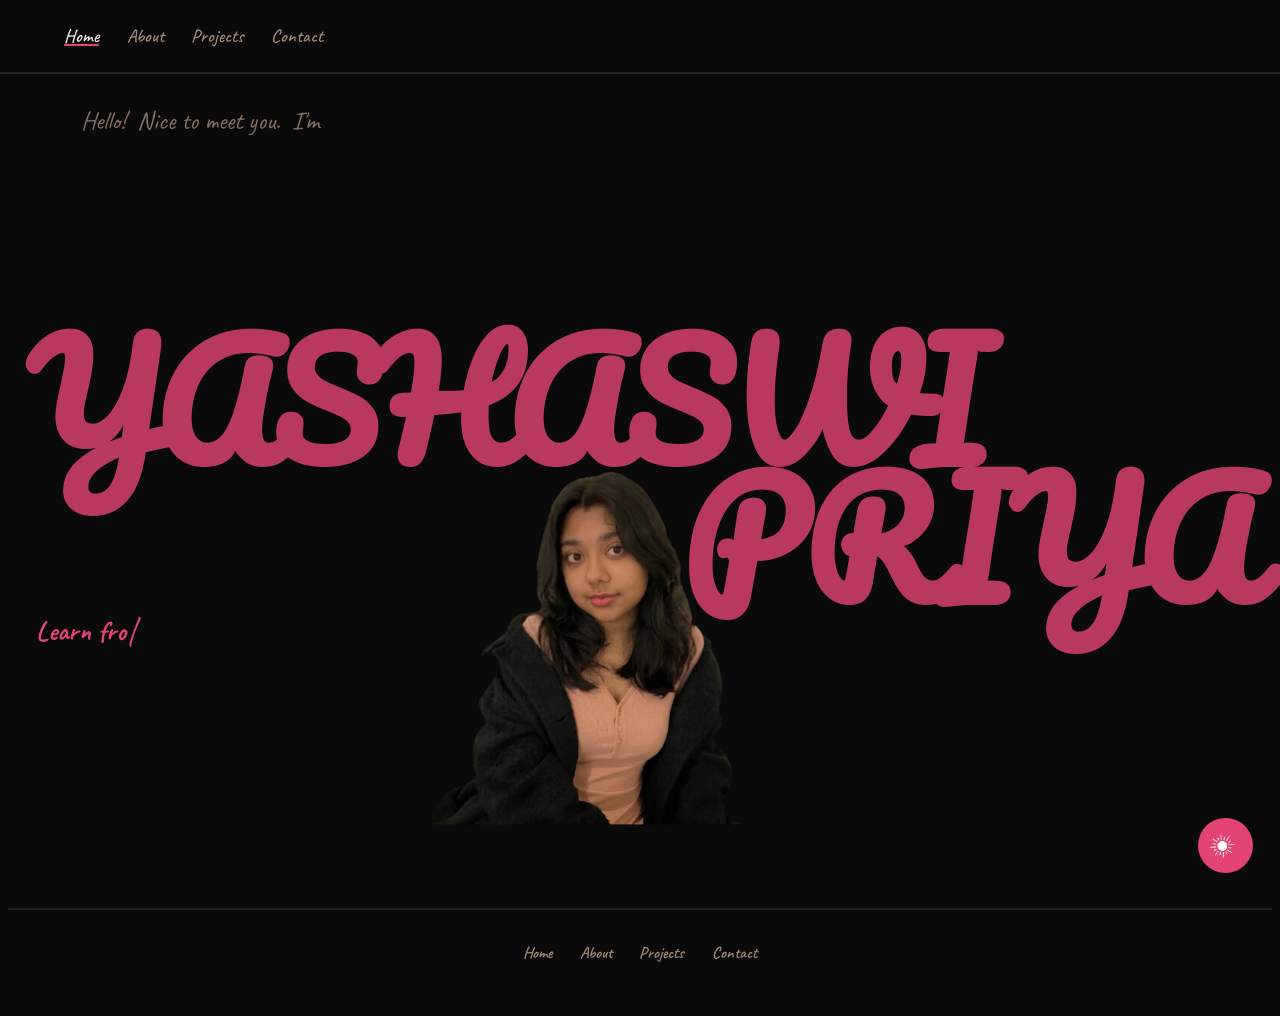
<file: index.html>
<!DOCTYPE html>
<html lang="en">

<head>
    <meta charset="UTF-8">
    <meta name="viewport" content="width=device-width, initial-scale=1.0">
    <title>Portfolio-Home-Yashaswi</title>
    <link rel="stylesheet" href="styles.css">
    <!-- linking the css stylesheet -->
    <link rel="stylesheet" href="https://fonts.googleapis.com/css2?family=Caveat:wght@400;600&family=Pacifico&family=Google+Sans+Flex:wght@100..900&display=swap">
    <!-- Google fonts used. Need for each font(explain typography: explained in Readme) -->
</head>

<body>
<!--  Navbar hidden in mibile view using @media. Replaced with hambrger for mobile view-->
    <!-- active used to underline the currently opened page -->
    <header class="navbar" id="navbar">
        <nav class="pages" id="pages">
            <a href="home.html" class="active">Home</a>
            <a href="about.html">About</a>
            <a href="projects.html">Projects</a>
            <a href="contact.html">Contact</a>
        </nav>
        <!-- Hamburger instead of navbar for mobile view. Opening it shows drop down of pages on mobile using mobile_menu id and open_mobile() in js -->
        <div class="for_mobile">
            <button class="hamburger" id="hamburger" aria-label="Mobile menu">
                <!-- for the dropdown menu for mobile ease -->
                <span></span>
                <span></span>
                <span></span>
            </button>
        </div>
    </header>
    <!--  Hamburger leads to dropdown of pages(.open class used) onclick calls close_mobile() (defined in main.js) to close dropdown. So if u click  home, it opens home.html WHILE closing dropdown menu-->
    <nav class="mobile_menu" id="mobile_menu">
        <a href="home.html" class="active" onclick="close_mobile()">Home</a>
        <a href="about.html" onclick="close_mobile()">About</a>
        <a href="projects.html" onclick="close_mobile()">Projects</a>
        <a href="contact.html" onclick="close_mobile()">Contact</a>
    </nav>

    <!-- MAIN -->
    <main class="padded">
        <div class="fill">
           <pre> <span class="intro" >Hello!  Nice to meet you.  I'm</span> </pre>
            <div class="name_home">
                <span class="Yashaswi">YASHASWI</span>
                <!-- First and last name in diff classes cuz I want an animation that has Yashaswi enter from left and Priya eter frim Right. -->
                <span class="Priya">PRIYA</span>
            </div>
            <div class="home_page_pic">
                <img src="final_1st.PNG" alt="Hello! I'm Yashaswi">
            </div>
            <div class="quote">
                <p class="typed">
                    <!-- For Part B, typed omponent needss to be added. Addded in type_change() in main.js-->
                    <span class="typed_padding" >
                        <span id="cursor_text" aria-live="off"></span> 
                        <span class="cursor" aria-hidden="true">|</span> 

                        
                       <!-- off as no need to announce this as typed quote isnt very imp for the page -->
                    </span>
                </p>
            </div>

        </div>

    </main>

    <!-- same as home.html. Since PART A 1 asked for a scroll - triggered section, scroll_to_view() in main.js enables fade_to_view which has opacity as 0% while in_voew when enabled puts opacity to 100% -->
    <footer class="foot">
        <div class="fade_to_view">
        <div class="f_links" >

            <a href="home.html" >Home</a>
            <a href="about.html">About</a>
            <a href="projects.html">Projects</a>
            <a href="contact.html">Contact</a>
        </div>
        </div>
    </footer>
    <!-- #moon is hidden by default. So u see moon image (moon.png) clicking which leads to dark mode. This enables #moon as block and puts#sun to none. So it shows sun.png and hides moon.png.
    :root has var for light mode. theme_change() enables ,dark which ha alternate var for night mode-->
    <button aria-label="Light to Dark mode and vice versa" class="theme" id="theme">
        <img src="sun.PNG" alt="light" id="sun">
        <img src="moon.PNG" alt="dark" id="moon">
    </button>
    <!-- for all animations, main.js used (theme toggle, hamburger dropdow, scrolling, typed text) -->
    <script src="main.js"></script>
</body>

</html>
</file>
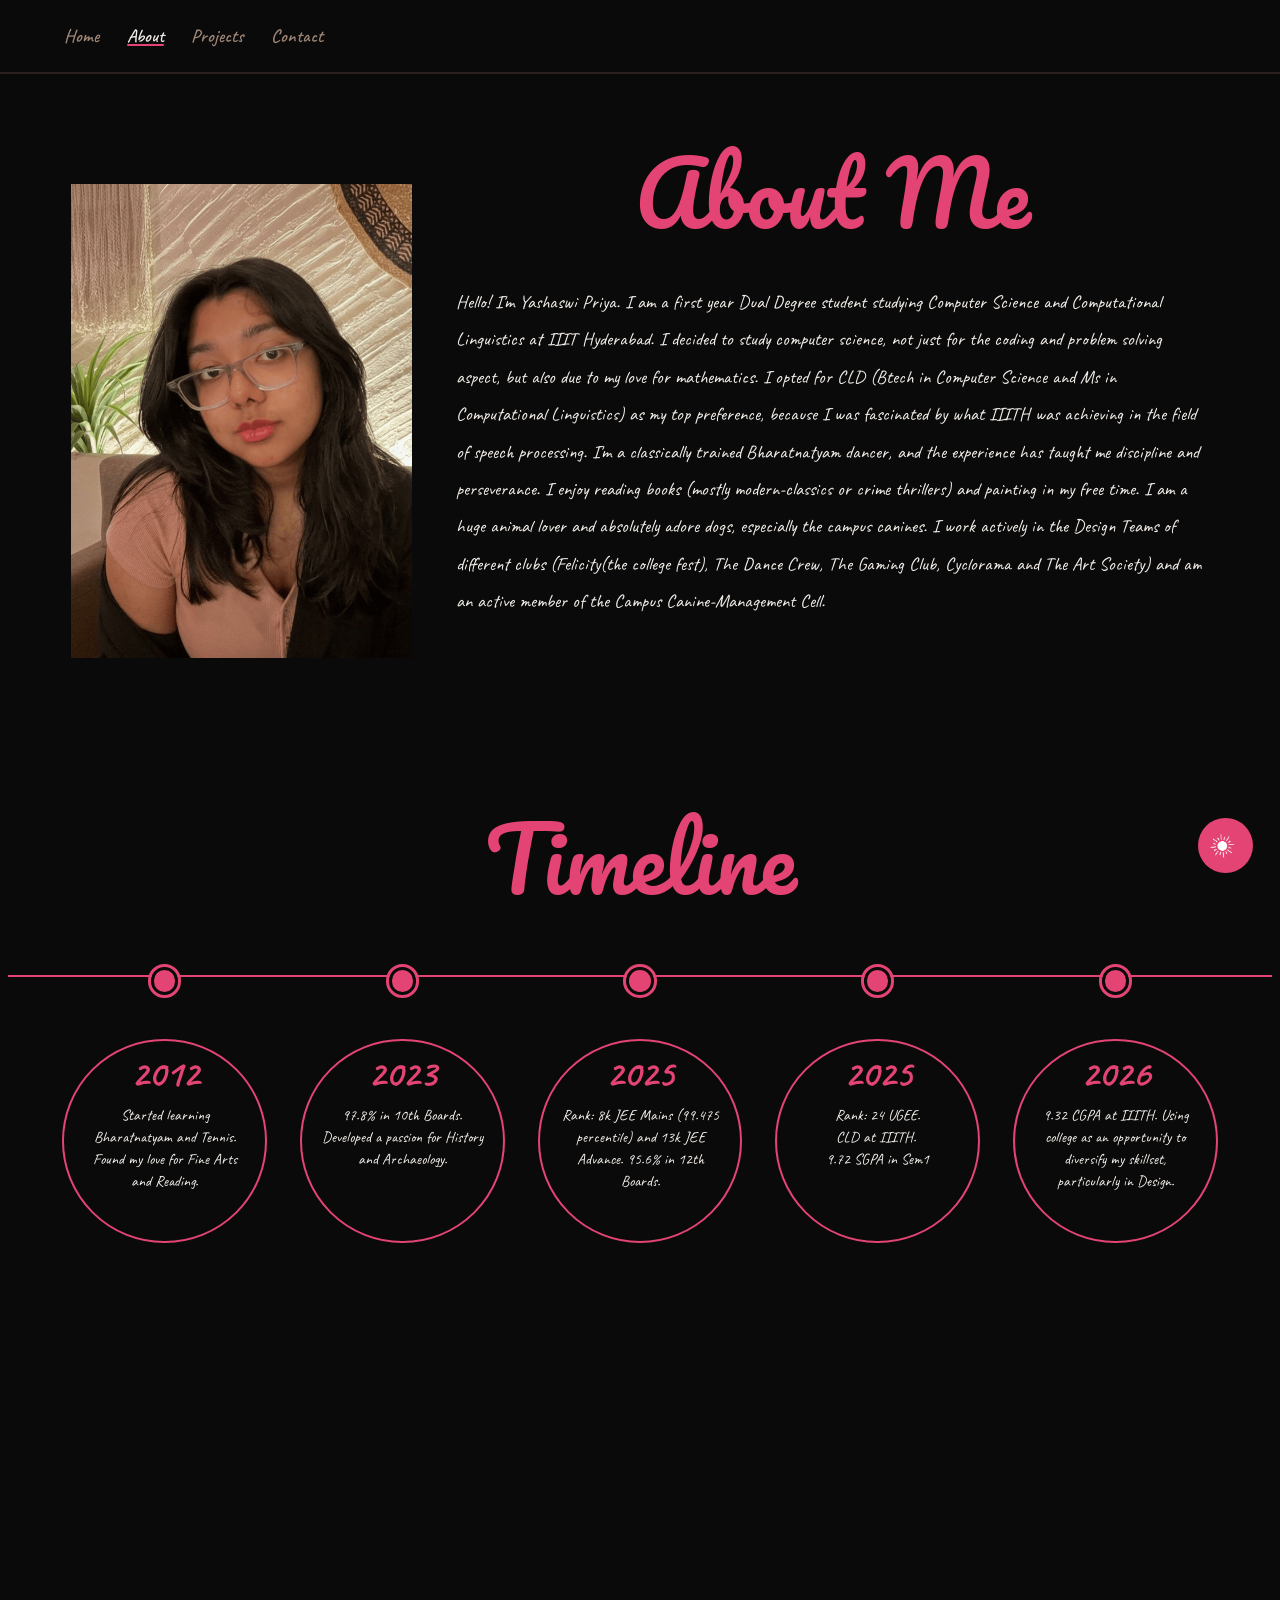
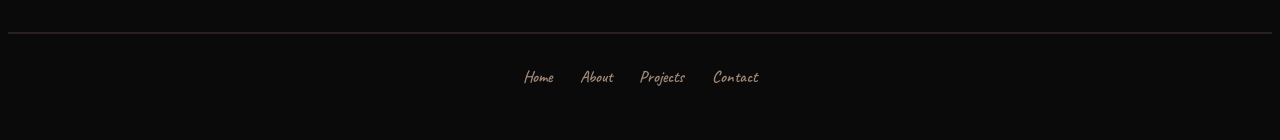
<file: about.html>
<!DOCTYPE html>
<html lang="en">

<head>
    <meta charset="UTF-8">
    <meta name="viewport" content="width=device-width, initial-scale=1.0">
    <title>Portfolio-About-Yashaswi</title>
    <link rel="stylesheet" href="styles.css">
    <!-- linking the css stylesheet -->
    <link rel="stylesheet"
        href="https://fonts.googleapis.com/css2?family=Caveat:wght@400;600&family=Pacifico&family=Google+Sans+Flex:wght@100..900&display=swap">
    <!-- Google fonts used. Need for each font(explain typography: explained in Readme) -->
</head>

<body>

    <!-- Same as home.html. Navbar hidden in mibile view using @media. Replaced with hambrger for mobile view-->
    <!-- active used to underline the currently opened page -->
    <header class="navbar" id="navbar">
        <nav class="pages" id="pages">
            <a href="home.html">Home</a>
            <a href="about.html" class="active">About</a>
            <a href="projects.html">Projects</a>
            <a href="contact.html">Contact</a>
        </nav>
        <!-- Hamburger instead of navbar for mobile view. Opening it shows drop down of pages on mobile using mobile_menu id and open_mobile() in js -->
        <div class="for_mobile">
            <button class="hamburger" id="hamburger" aria-label="Mobile menu">
                <!-- for the dropdown menu for mobile ease -->
                <span></span>
                <span></span>
                <span></span>
            </button>
        </div>
    </header>
    <!-- same as home.html. Hamburger leads to dropdown of pages(.open class used) onclick calls close_mobile() (defined in main.js) to close dropdown. So if u click  home, it opens home.html WHILE closing dropdown menu-->
    <nav class="mobile_menu" id="mobile_menu">
        <a href="home.html" onclick="close_mobile()">Home</a>
        <a href="about.html" class="active" onclick="close_mobile()">About</a>
        <a href="projects.html" onclick="close_mobile()">Projects</a>
        <a href="contact.html" onclick="close_mobile()">Contact</a>
    </nav>

    <!-- MAIN -->
    <!-- about me para -->

    <main class="padded">
        <div class="mssg_me">

            <div class="about">
                <div class="image_about">
                    <img src="images/pfp.jpg" alt="Hello! I'm Yashaswi">
                </div>
                <div class="stuff_about"><span class="Contact">About Me</span>
                    <p class="about_me">Hello! I'm Yashaswi Priya. I am a first year Dual Degree student studying
                        Computer Science and Computational Linguistics at IIIT Hyderabad. I decided to study computer science, not just
                        for the coding and problem solving aspect, but also due to my love for mathematics. I opted for CLD (Btech in Computer Science and Ms in Computational Linguistics)
                        as my top preference, because I was fascinated by what IIITH was achieving in
                        the field of speech processing. 
                        I'm a classically trained Bharatnatyam dancer, and the experience has taught me discipline and perseverance.
                        I enjoy reading books (mostly modern-classics or crime thrillers) and painting in my free time.
                        I am a huge animal lover and absolutely adore dogs, especially the campus canines.
                        I work actively in the Design Teams of different clubs (Felicity(the college fest), The Dance Crew, The Gaming Club, Cyclorama and The Art Society) and am an active member of the Campus Canine-Management Cell.
                </p>
                </div>
            </div>
            <br><br><br>
            <div class="fade_to_view">
                <span class="Timeline">Timeline</span>
            </div>
        </div>

        <!-- interactive timeline -->
        <div class="fade_to_view">
            <div class="timeline_2" aria-label="Timeline of Milestones">
                <hr class="line">
                
                <div class="event">
                    <div class="pointer"></div>
                    <div class="details" aria-label="Bharatnatyam, Tennis and Painting">
                        2012
                        <p>Started learning Bharatnatyam and Tennis. Found my love for Fine Arts and Reading.</p>
                    </div>
                </div>
                <!-- <div class="event">
                    <div class="pointer"></div>
                    <div class="details">
                        2014
                        <p>Shifted from Bihar to Bombay. A new city meant new </p>
                    </div>
                </div> -->
                <div class="event">
                    <div class="pointer"></div>
                    <div class="details" aria-label="10th Boards">
                        2023
                        <p>97.8% in 10th Boards. Developed a passion for History and Archaeology.</p>
                    </div>
                </div>

                <div class="event">
                    <div class="pointer"></div>
                    <div class="details" aria-label="Cleared JEE">
                        2025
                        <p>Rank: 8k JEE Mains (99.475 percentile) and 13k JEE Advance. 95.6% in 12th Boards.</p>
                    </div>
                </div>

                <div class="event">
                    <div class="pointer"></div>
                    <div class="details" aria-label="Cleared UGEE">
                        2025
                        <p style="white-space: pre-wrap;">Rank: 24 UGEE.
CLD at IIITH. 
9.72 SGPA in Sem1</p>
                    </div>
                </div>
                <div class="event" >
                    <div class="pointer"></div>
                    <div class="details" aria-label="Sem 1">
                        2026
                        <p>9.32 CGPA at IIITH. Using college as an opportunity to diversify my skillset, particularly in Design.</p>
                    </div>
                </div>
            </div>

        </div>
      
    </main>


    <!-- same as home.html. Since PART A 1 asked for a scroll - triggered section, scroll_to_view() in main.js enables fade_to_view which has opacity as 0% while in_voew when enabled puts opacity to 100% -->
    <footer class="foot">
        <div class="fade_to_view">
            <div class="f_links">

                <a href="home.html">Home</a>
                <a href="about.html">About</a>
                <a href="projects.html">Projects</a>
                <a href="contact.html">Contact</a>
            </div>
        </div>
    </footer>
    <!-- #moon is hidden by default. So u see moon image (moon.png) clicking which leads to dark mode. This enables #moon as block and puts#sun to none. So it shows sun.png and hides moon.png.
    :root has var for light mode. theme_change() enables ,dark which ha alternate var for night mode-->
    <button aria-label="Light to Dark mode and vice versa" class="theme" id="theme">
        <img src="sun.PNG" alt="light" id="sun">
        <img src="moon.PNG" alt="dark" id="moon">
    </button>
    <!-- for all animations, main.js used (theme toggle, hamburger dropdow, scrolling, typed text) -->
    <script src="main.js"></script>
</body>

</html>
</file>
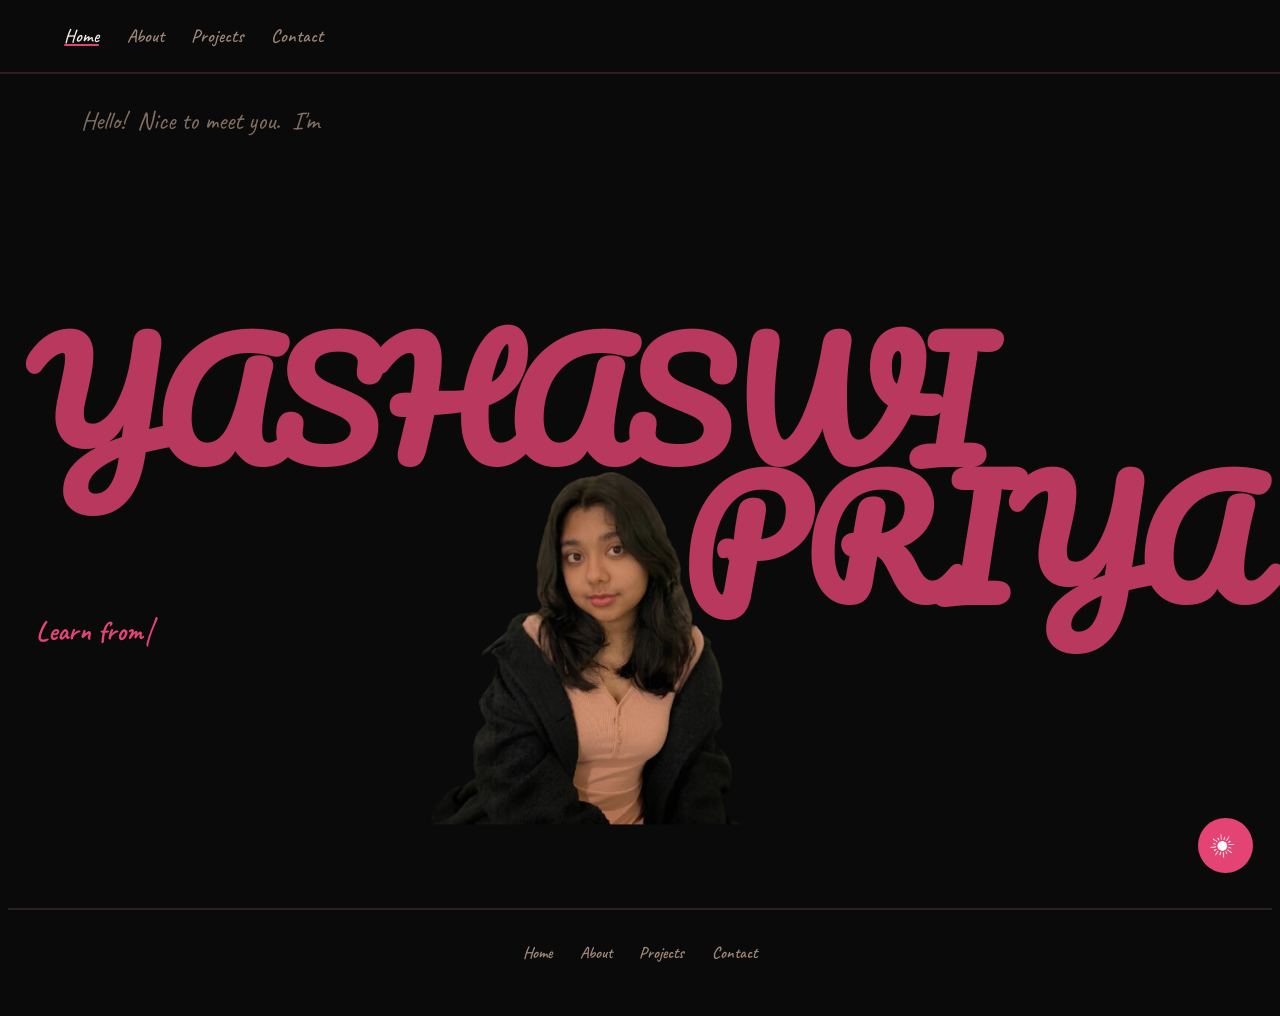
<file: home.html>
<!DOCTYPE html>
<html lang="en">

<head>
    <meta charset="UTF-8">
    <meta name="viewport" content="width=device-width, initial-scale=1.0">
    <title>Portfolio-Home-Yashaswi</title>
    <link rel="stylesheet" href="styles.css">
    <!-- linking the css stylesheet -->
    <link rel="stylesheet" href="https://fonts.googleapis.com/css2?family=Caveat:wght@400;600&family=Pacifico&family=Google+Sans+Flex:wght@100..900&display=swap">
    <!-- Google fonts used. Need for each font(explain typography: explained in Readme) -->
</head>

<body>
<!--  Navbar hidden in mibile view using @media. Replaced with hambrger for mobile view-->
    <!-- active used to underline the currently opened page -->
    <header class="navbar" id="navbar">
        <nav class="pages" id="pages">
            <a href="home.html" class="active">Home</a>
            <a href="about.html">About</a>
            <a href="projects.html">Projects</a>
            <a href="contact.html">Contact</a>
        </nav>
        <!-- Hamburger instead of navbar for mobile view. Opening it shows drop down of pages on mobile using mobile_menu id and open_mobile() in js -->
        <div class="for_mobile">
            <button class="hamburger" id="hamburger" aria-label="Mobile menu">
                <!-- for the dropdown menu for mobile ease -->
                <span></span>
                <span></span>
                <span></span>
            </button>
        </div>
    </header>
    <!--  Hamburger leads to dropdown of pages(.open class used) onclick calls close_mobile() (defined in main.js) to close dropdown. So if u click  home, it opens home.html WHILE closing dropdown menu-->
    <nav class="mobile_menu" id="mobile_menu">
        <a href="home.html" class="active" onclick="close_mobile()">Home</a>
        <a href="about.html" onclick="close_mobile()">About</a>
        <a href="projects.html" onclick="close_mobile()">Projects</a>
        <a href="contact.html" onclick="close_mobile()">Contact</a>
    </nav>

    <!-- MAIN -->
    <main class="padded">
        <div class="fill">
           <pre> <span class="intro" >Hello!  Nice to meet you.  I'm</span> </pre>
            <div class="name_home">
                <span class="Yashaswi">YASHASWI</span>
                <!-- First and last name in diff classes cuz I want an animation that has Yashaswi enter from left and Priya eter frim Right. -->
                <span class="Priya">PRIYA</span>
            </div>
            <div class="home_page_pic">
                <img src="final_1st.PNG" alt="Hello! I'm Yashaswi">
            </div>
            <div class="quote">
                <p class="typed">
                    <!-- For Part B, typed omponent needss to be added. Addded in type_change() in main.js-->
                    <span class="typed_padding" >
                        <span id="cursor_text" aria-live="off"></span> 
                        <span class="cursor" aria-hidden="true">|</span> 

                        
                       <!-- off as no need to announce this as typed quote isnt very imp for the page -->
                    </span>
                </p>
            </div>

        </div>

    </main>

    <!-- same as home.html. Since PART A 1 asked for a scroll - triggered section, scroll_to_view() in main.js enables fade_to_view which has opacity as 0% while in_voew when enabled puts opacity to 100% -->
    <footer class="foot">
        <div class="fade_to_view">
        <div class="f_links" >

            <a href="home.html" >Home</a>
            <a href="about.html">About</a>
            <a href="projects.html">Projects</a>
            <a href="contact.html">Contact</a>
        </div>
        </div>
    </footer>
    <!-- #moon is hidden by default. So u see moon image (moon.png) clicking which leads to dark mode. This enables #moon as block and puts#sun to none. So it shows sun.png and hides moon.png.
    :root has var for light mode. theme_change() enables ,dark which ha alternate var for night mode-->
    <button aria-label="Light to Dark mode and vice versa" class="theme" id="theme">
        <img src="sun.PNG" alt="light" id="sun">
        <img src="moon.PNG" alt="dark" id="moon">
    </button>
    <!-- for all animations, main.js used (theme toggle, hamburger dropdow, scrolling, typed text) -->
    <script src="main.js"></script>
</body>

</html>
</file>
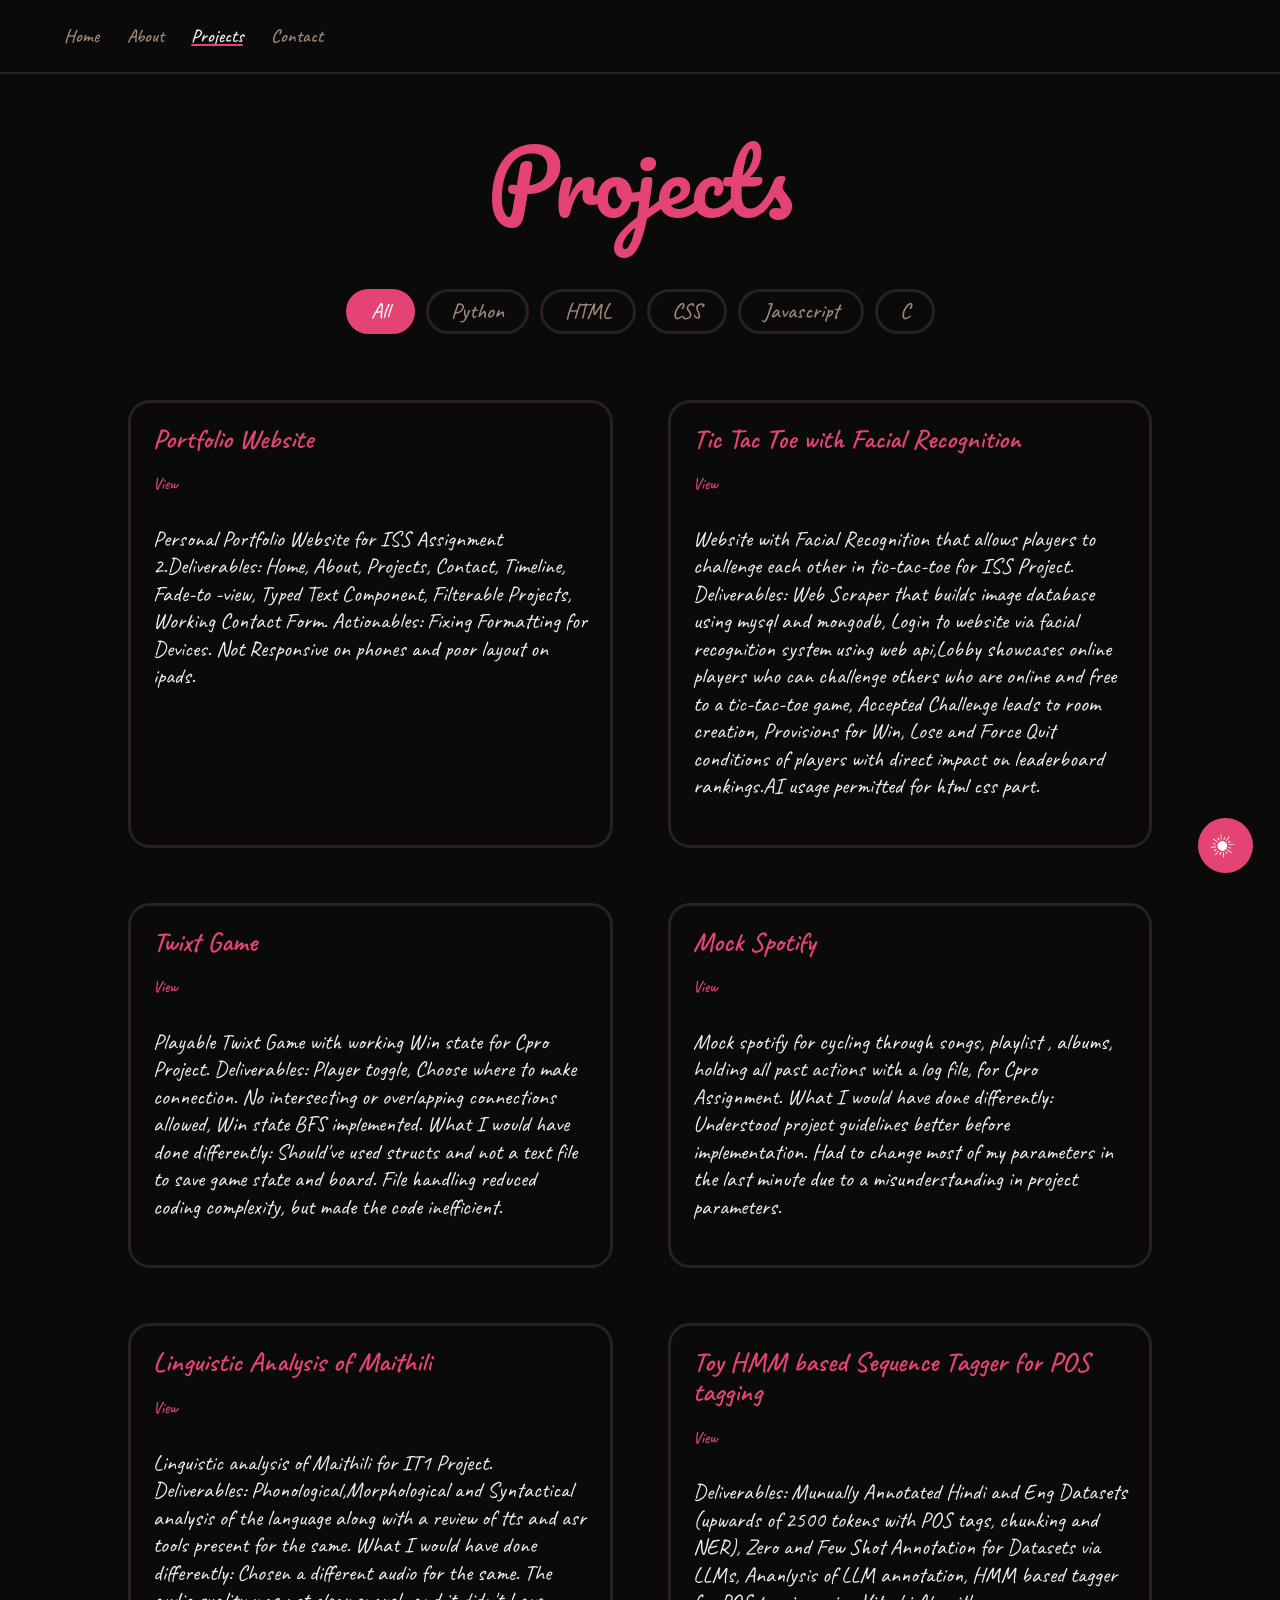
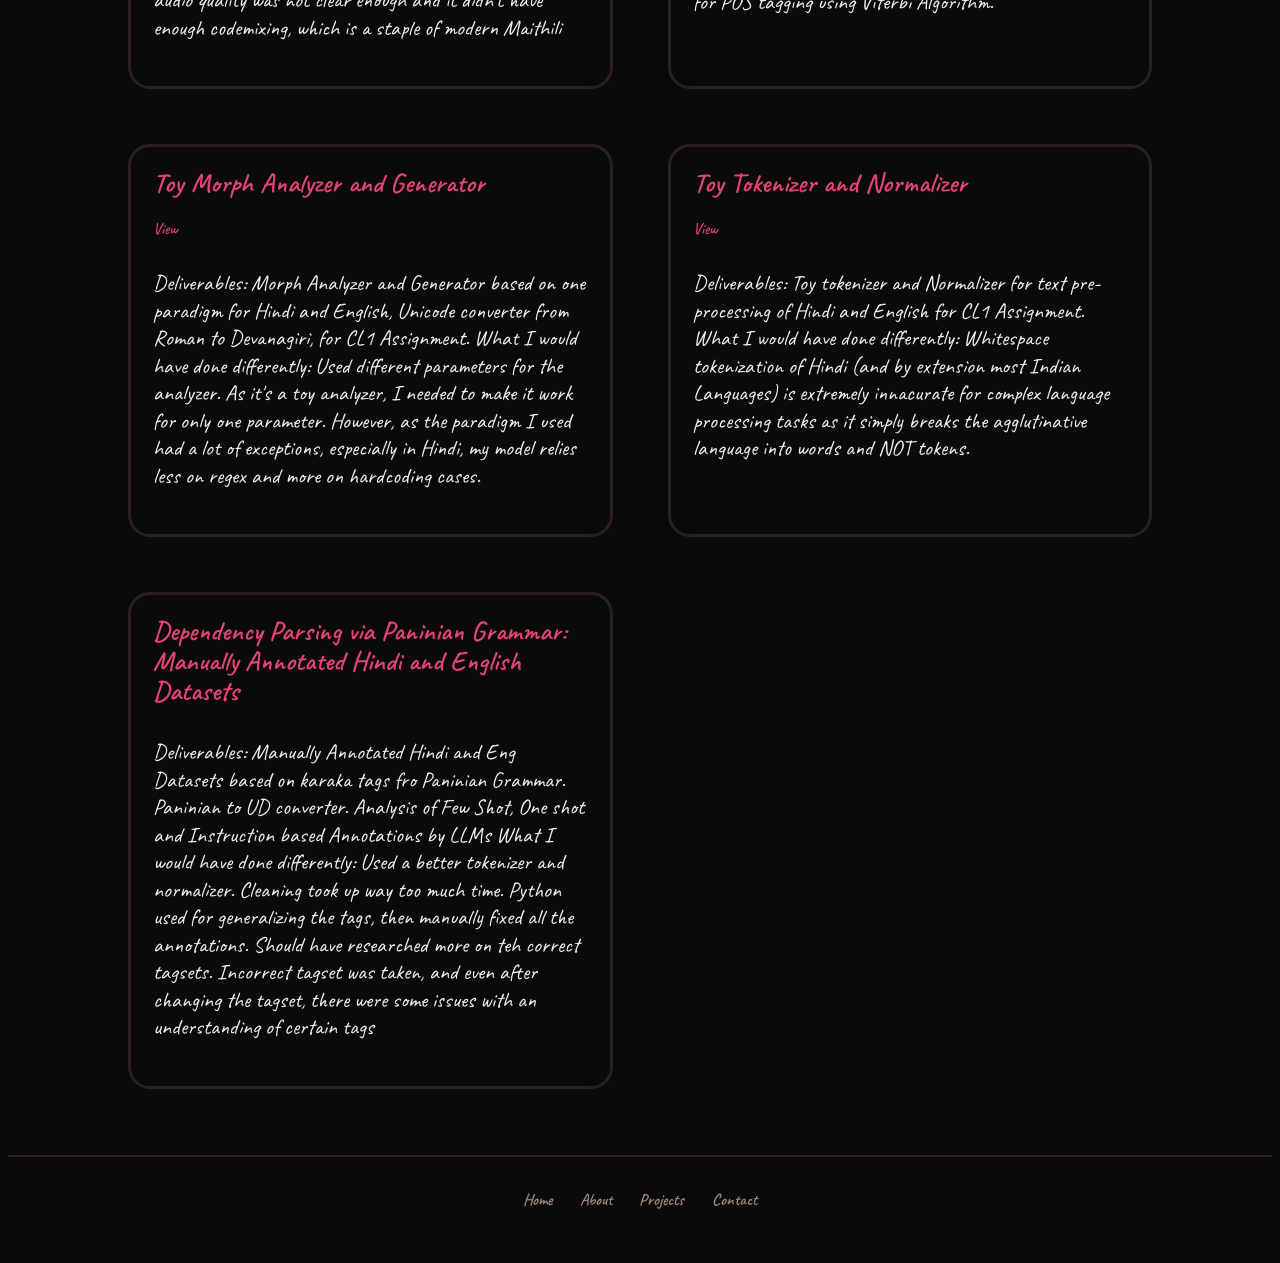
<file: projects.html>
<!DOCTYPE html>
<html lang="en">

<head>
    <meta charset="UTF-8">
    <meta name="viewport" content="width=device-width, initial-scale=1.0">
    <title>Portfolio-Project-Yashaswi</title>
    <link rel="stylesheet" href="styles.css">
    <!-- linking the css stylesheet -->
    <link rel="stylesheet" href="https://fonts.googleapis.com/css2?family=Caveat:wght@400;600&family=Pacifico&family=Google+Sans+Flex:wght@100..900&display=swap">
    <!-- Google fonts used. Need for each font(explain typography: explained in Readme) -->
</head>

<body>

    <!-- Same as home.html. Navbar hidden in mibile view using @media. Replaced with hambrger for mobile view-->
    <!-- active used to underline the currently opened page -->
    <header class="navbar" id="navbar">
        <nav class="pages" id="pages">
            <a href="home.html" >Home</a>
            <a href="about.html">About</a>
            <a href="projects.html" class="active">Projects</a>
            <a href="contact.html" >Contact</a>
        </nav>
        <!-- Hamburger instead of navbar for mobile view. Opening it shows drop down of pages on mobile using mobile_menu id and open_mobile() in js -->
        <div class="for_mobile">
            <button class="hamburger" id="hamburger" aria-label="Mobile menu">
                <!-- for the dropdown menu for mobile ease -->
                <span></span>
                <span></span>
                <span></span>
            </button>
        </div>
    </header>
    <!-- same as home.html. Hamburger leads to dropdown of pages(.open class used) onclick calls close_mobile() (defined in main.js) to close dropdown. So if u click  home, it opens home.html WHILE closing dropdown menu-->
    <nav class="mobile_menu" id="mobile_menu">
        <a href="home.html"  onclick="close_mobile()">Home</a>
        <a href="about.html" onclick="close_mobile()">About</a>
        <a href="projects.html" class="active" onclick="close_mobile()">Projects</a>
        <a href="contact.html" onclick="close_mobile()">Contact</a>
    </nav>

    <!-- MAIN -->
    <main class="padded">
        <div class="mssg_me">
        <span class="Contact">Projects</span>
        <div class="filters">
            <button class="fltr curr" data-fltr="all" aria-current="true">All</button>
            <button class="fltr" data-fltr="python">Python</button>
            <button class="fltr" data-fltr="html">HTML</button>
            <button class="fltr" data-fltr="css">CSS</button>
            <!-- <button class="fltr" data-fltr="all">All</button> -->
            <button class="fltr" data-fltr="js">Javascript</button>
            <button class="fltr" data-fltr="c">C</button>
        </div>
<div class="fade_to_view">
        
        <div class="projects" id="projects">

            <div class="project grid" data-lang="html css js">
                <span class="proj_name">Portfolio Website</span>
                <a href="https://github.com/yashaswi1306/Portfolio_Website_Yashaswi.git">View</a>
                <p class="dscrptn">Personal Portfolio Website for ISS Assignment 2.Deliverables: Home, About, Projects, Contact, Timeline, Fade-to -view, Typed Text Component, Filterable Projects, Working Contact Form. Actionables: Fixing Formatting for Devices. Not Responsive on phones and poor layout on ipads.</p>
            </div>

            <div class="project grid" data-lang="html css js">
                <span class="proj_name">Tic Tac Toe with Facial Recognition</span>
                <a href="https://github.com/yashaswi1306/issproject_theblueumbrella.git">View</a>
                <p class="dscrptn">Website with Facial Recognition that allows players to challenge each other in tic-tac-toe for ISS Project. Deliverables: Web Scraper that builds image database using mysql and mongodb, Login to website via facial recognition system using web api,Lobby showcases online players who can challenge others who are online and free to a tic-tac-toe game, Accepted Challenge leads to room creation, Provisions for Win, Lose and Force Quit conditions of players with direct impact on leaderboard rankings.AI usage permitted for html css part.</p>
            </div>

            <div class="project grid" data-lang="c">
                <span class="proj_name">Twixt Game</span>
                <a href="https://github.com/cpro-iiit/course-project-phase-2-yashu1306-boop">View</a>
        
                <p class="dscrptn">Playable Twixt Game with working Win state for Cpro Project. 
                    Deliverables: Player toggle, Choose where to make connection. No intersecting or overlapping connections allowed, Win state BFS implemented. What I would have done differently: Should've used structs and not a text file to save game state and board. File handling reduced coding complexity, but made the code inefficient.</p>
            </div>

            <div class="project grid" data-lang="c">
                <span class="proj_name">Mock Spotify</span>
                <a href="hhttps://github.com/yashaswi1306/cpro_assignment2-2025114007.git">View</a>
                <p class="dscrptn">Mock spotify for cycling through songs, playlist , albums, holding all past actions with a log file, for Cpro Assignment. What I would have done differently: Understood project guidelines better before implementation. Had to change most of my parameters in the last minute due to a misunderstanding in project parameters.</p>
            </div>

            <div class="project grid" data-lang=" ">
                <span class="proj_name">Linguistic Analysis of Maithili</span>
                <a href="https://github.com/yashaswi1306/ITL1_IIITH_Sem1/tree/main/CourseProject">View</a>
                <p class="dscrptn">Linguistic analysis of Maithili for IT1 Project. Deliverables: Phonological,Morphological and Syntactical analysis of the language along with a review of tts and asr tools present for the same. What I would have done differently: Chosen a different audio for the same. The audio quality was not clear enough and it didn't have enough codemixing, which is a staple of modern Maithili</p>
            </div>

             <div class="project grid" data-lang="python">
                <span class="proj_name">Toy HMM based Sequence Tagger for POS tagging </span>
                <a href="https://github.com/yashaswi1306/IIITH_Sem2/blob/main/CL1/Assignments/2025114007_assignment3.zip">View</a>
                <p class="dscrptn">Deliverables: Munually Annotated Hindi and Eng Datasets (upwards of 2500 tokens with POS tags, chunking and NER), Zero and Few Shot Annotation for Datasets via LLMs, Ananlysis of LLM annotation, HMM based tagger for POS tagging using Viterbi Algorithm.</p>
            </div>


            <div class="project grid" data-lang="python">
                <span class="proj_name">Toy Morph Analyzer and Generator</span>
                <a href="https://github.com/yashaswi1306/IIITH_Sem2/blob/main/CL1/Assignments/2025114007_assignment2.zip">View</a>
                <p class="dscrptn">Deliverables: Morph Analyzer and Generator based on one paradigm for Hindi and English, Unicode converter from Roman to Devanagiri, for CL1 Assignment. What I would have done differently: Used different parameters for the analyzer. As it's a toy analyzer, I needed to make it work for only one parameter. However, as the paradigm I used had a lot of exceptions, especially in Hindi, my model relies less on regex and more on hardcoding cases.</p>
            </div>

            <div class="project grid" data-lang="python">
                <span class="proj_name">Toy Tokenizer and Normalizer</span>
                <a href="https://github.com/yashaswi1306/IIITH_Sem2/blob/main/CL1/Assignments/2025114007_assignment1.zip">View</a>
                <p class="dscrptn">Deliverables: Toy tokenizer and Normalizer for text pre-processing of Hindi and English for CL1 Assignment. What I would have done differently: Whitespace tokenization of Hindi (and by extension most Indian Languages) is extremely innacurate for complex language processing tasks as it simply breaks the agglutinative language into words and NOT tokens.</p>
            </div>

            <div class="project grid" data-lang="python">
                <span class="proj_name">Dependency Parsing via Paninian Grammar: Manually Annotated Hindi and English Datasets</span>
                <!-- <a href=""></a> -->
                <p class="dscrptn">Deliverables: Manually Annotated Hindi and Eng Datasets based on karaka tags fro Paninian Grammar. Paninian to UD converter. Analysis of Few Shot, One shot and Instruction based Annotations by LLMs What I would have done differently: Used a better tokenizer and normalizer. Cleaning took up way too much time. Python used for generalizing the tags, then manually fixed all the annotations. Should have researched more on teh correct tagsets. Incorrect tagset was taken, and even after changing the tagset, there were some issues with an understanding of certain tags</p>
            </div>

    
        </div>
        </div>
    </div>



    </main>

    <!-- same as home.html. Since PART A 1 asked for a scroll - triggered section, scroll_to_view() in main.js enables fade_to_view which has opacity as 0% while in_voew when enabled puts opacity to 100% -->
    <footer class="foot">
        <div class="fade_to_view">
        <div class="f_links" >

            <a href="home.html" >Home</a>
            <a href="about.html">About</a>
            <a href="projects.html">Projects</a>
            <a href="contact.html">Contact</a>
        </div>
        </div>
    </footer>
    <!-- #moon is hidden by default. So u see moon image (moon.png) clicking which leads to dark mode. This enables #moon as block and puts#sun to none. So it shows sun.png and hides moon.png.
    :root has var for light mode. theme_change() enables ,dark which ha alternate var for night mode-->
    <button aria-label="Light to Dark mode and vice versa" class="theme" id="theme">
        <img src="sun.PNG" alt="light" id="sun">
        <img src="moon.PNG" alt="dark" id="moon">
    </button>
    <!-- for all animations, main.js used (theme toggle, hamburger dropdow, scrolling, typed text) -->
    <script src="main.js"></script>
</body>

</html>
</file>
<file: styles.css>
@import url('https://fonts.googleapis.com/css2?family=Caveat:wght@400;600&family=Pacifico&family=Google+Sans+Flex:wght@100..900&display=swap');

/*:root used as was specified in the proj. Root has theme as light by default. .dark has alternate vals  */

:root {
    /* colours */
    --bg: #f0f5fb;
    --text: #101820;
    --main: #2560B8;
    --txt_small: #4a6080;
    --border: #c8d9ef;
    --transition: 0.2s ease;
    --font_head: 'Pacifico', cursive;
    --font_content: 'Google Sans Flex', 'Caveat', sans-serif;
    --font_typed: 'Caveat', 'Google Sans Flex', sans-serif;
    --letter: url(light_1.png);
    --img_about: url(images/pfp.jpg);
    --white: #f0f5fb;
    
    /* font size */
    --small: 1.5rem;
    --name: clamp(6rem,12vw,16rem);
    --font_main: 2.5rem;
    --font_splment: 2rem;

    /* gaps */
    --space_large: 5rem;
    --space_main: 2.5rem;
    --space_sml: 1rem;
    --space_mid:4rem;
    

}

/* for theme change toggle */

body.dark {
    --bg: #0a0a0a;
    --text: #f2ede8;
    --main: #e44474;
    --txt_small: #a08878;
    --border: #2a2020;
    --letter: url(letter_dark.png);
}

.navbar {

    position: fixed;
    top: 0;
    left: 0;
    right: 0;
    background-color: var(--bg);
    backdrop-filter: blur(15px);
    border-bottom: solid 2px var(--border);
    display: flex;
    align-items: center;
    transition: background var(--transition), border var(--transition), padding var(--transition);
    z-index: 650;
    justify-content: space-between;
    padding: 2.5rem 5%;
}


.for_mobile {
    display: flex;
    align-items: center;
}

#moon{
    display:none;
}
.pages {
    display: flex;
    align-items: center;
    grid-area: 3.5rem;
    gap:var(--space_main);
    /* min-width: 40rem; */
}

.pages a {
    transition: var(--transition);
    font-size: 1.7rem;
    padding-bottom: px;
    position: relative;
    font-weight: 550;
    text-decoration: none;
    color: var(--txt_small);

}

.pages a:hover {
    color: var(--text);
}

.pages a::after {
    content: '';
    position: absolute;
    bottom: -2px;
    height: 2px;
    background: var(--main);
    left: 0;
    width: 0;
    border-radius: 1px;
    transition: width var(--transition);

}

.pages a.active {
    color: var(--text);
}

.pages a:hover::after {
    width: 100%;
    ;
}

.pages a.active::after {
    width: 100%;
}

.hamburger {
    display: none;
    padding: 5px;
    text-decoration: none;
    flex-direction: column;
    gap: 6px;
    border: none;
    background: none;
    cursor: pointer;
}

.fade_to_view{
    opacity: 0%;
    transform: translateY(25px);
    transition: opacity 0.5s ease,transform 0.5s ease;
}

.fade_to_view.in_view{
    opacity: 100%;
    transform: translateY(0);
}


.hamburger span {
    display: block;
    width: 25px;
    height: 2px;
    background: var(--text);
    transition: all var(--transition);
    border-radius: 2px;
}

.mobile_menu {
    display: none;
    position: fixed;
    top: 0;
    left: 0;
    right: 0;
    bottom: 0;
    flex-direction: column;
    align-items: center;
    justify-content: center;
    background-color: var(--bg);
    gap: 50px;
    z-index: 640;
}

.mobile_menu.open {
    display: flex;
    animation: start_mobile 0.3s ease forwards;
}

.fill{
    /* position: relative; */
    display: flex;
    flex-direction: column;
    justify-content: space-between;
    /* overflow: hidden; */
    /* padding: 2rem ; */
}

.mobile_menu a {
    font-family: var(--font_head);
    font-size: 3.5 rem;
    color: var(--text);
    text-decoration: none;
    font-family: var(--font_content);
    font-weight: 650;
    transition: color var(--transition);
}

.mobile_menu a:hover {
    color: var(--main);
}

.theme {
    position: fixed;
    z-index: 650;
    bottom: 2.5rem;
    right: 2.5rem;
    width: 5rem;
    height: 5rem;
    background: var(--main);
    border-radius: 50%;
    border: none;
    cursor: pointer;
    display: flex;
    align-items: center;
    justify-content: center;
    transition: transform 0.3s cubic-bezier(0.39, 0.575, 0.565, 1);

}

.theme:hover {
    transform: scale(1.5) rotate(20deg);
}

.padded {
    padding-top: 6rem;
    min-height: 100vh;
}

.f_links {
    display: flex;
    justify-content: center;
    gap:var(--space_main);
    margin-bottom: 1rem;
    flex-wrap: wrap;
}

.foot {
    text-align: center;
    padding: 3.2rem 5%;
    text-decoration: none;
    border-top: 2px solid var(--border);
    transition: border-color var(--transition);
}

.f_links a {
    font-weight: 600;
    text-decoration: none;
    font-size: var(--small);
    transition: color var(--transition);
    color: var(--txt_small);
}

.f_links a:hover {
    color: var(--main);
}

.cursor {
    color: var(--main);
    font-size: 3rem;
    animation: a1 0.5s step-end infinite;
} 



@keyframes a1 {
    from {
        opacity: 1;
    }

    50% {
        opacity: 0;
    }

    to {
        opacity: 1;
    }
}


.name_home {
    position: absolute;
    left: 50%;
    width: 100%;
    top: 50%;
    z-index: 1;
    flex-direction: column;
    align-items: stretch;
    display: flex;
    /* margin-top: 20px; */
    transform: translate(-50%, -50%);
}
/* name in home page */

.Yashaswi {
    font-family: var(--font_head);
    font-weight: 700;
    color: var(--main);
    display: block;
    text-align: left;
    line-height: 0.9;
    font-size: var(--name);
    padding-left: 2%;
    letter-spacing: -0.02em;
    opacity: 0.8;
    animation: left_slide 1.5s cubic-bezier(0.23, 1, 0.320, 1) both;
}
/* name in home page */


.Priya {
    font-family: var(--font_head);
    font-weight: 700;
    color: var(--main);
    display: block;
    text-align: right;
    line-height: 0.9;
    font-size: var(--name);
    padding-right: 2%;
    letter-spacing: -0.02em;
    opacity: 0.8;
    animation: right_slide 1s cubic-bezier(0.23, 1, 0.320, 1) both;
    animation-delay: 0.5s;

}

/* text slides into frame */

@keyframes left_slide {
    from {
        opacity: 0;
        transform: translateX(-6rem);
    }

    to {
        opacity: 0.8;
        transform: translateX(0);
    }

}

@keyframes right_slide {
    from {
        opacity: 0;
        transform: translateX(6rem);
    }

    to {
        opacity: 0.8;
        transform: translateX(0);
    }

}

.home_page_pic {
    position: absolute;
    top: 70%;
    left: 46%;
    transform: translate(-50%, -52%);
    z-index: 5;
}

.home_page_pic img {
    border: none;
    object-fit: cover;
    width: clamp(25rem,35vh,40rem);
    height: clamp(30rem,45vh,50rem);
}

.intro {
    animation: left_slide 1s cubic-bezier(0.23, 1, 0.320, 1) both;
    position: relative;
    font-family: var(--font_typed);
    color: var(--txt_small);
    z-index: 10;
    top: 2rem;
    font-size: clamp(1.8rem,2vw,2.5rem);
    animation-delay: 1.25s;
    left: 5%;

}

.intro_left {
    left: 5%;
}

.name_home {
    position: absolute;
    display: flex;
    flex-direction: column;
    align-items: stretch;
    z-index: 2;
    width: 100%;
    top: 50%;
    left: 50%;
    margin-top: 20px;
    /* padding: 0 1%; */
    transform: translate(-50%, -50%);
}

.quote {
    position: relative;
    align-items: flex-end;
    flex-wrap: wrap;
    justify-content: flex-start;
    gap: var(--space_main);
    padding-top: clamp(45vh,52vh,60vh);
    padding-left: 2.5rem;
    margin-top: auto;
    z-index: 10;
    display: flex;
}

.typed {
    font-family: var(--font_typed);
    font-size:clamp(2.5rem,3vh,4rem);
    color: var(--text);
    align-items: center;
    align-self: flex-start;
    display: flex;
    gap: 0.5rem;
}

.typed_padding {
    align-items: center;
    display: inline-flex;

}

#cursor_text {
    color: var(--main);
    font-weight: bold;
}

/* preferred reduced motion case(neccessary sacc to assignment guidelines) */
/* used bu peiple who have medical conditions or motion sickness where a lot of fast animations can cause vomiting, headaches and other health issues */
@media (prefers-reduced-motion: reduce) {
    /* called if prefers reduced motion enabled */

    *,
    *::before,
    *::after {
        animation-duration: 0s !important;  
        transition-duration: 0s !important;
        animation-iteration-count: 1 !important;

        /*!important makes sure that first preference is given to this reduced animation speed. */
    }

    .Yashaswi {
        animation: none !important;
       /* removes the sliding in of Yashaswi */
    }
    .Priya {
        animation: none !important;
       /* removes the sliding in of Priya */
    }
    .name_home{
         top: 55% !important;
        left: 50% !important;
        transform: translate(-50%, -50%) !important;
        /* since animation not sliding in, this ensures correct formatting */
    }
    .mobile_menu.open{
         animation: none !important;
         /* drop down menu animation removed.*/
    }
        
}

@media ( width> 772px)
{
    .hamburger {
        display: none;
    }
    .pages{
        display: flex;
    }
}
/* To make the display adjust acc to phone.For grid to stack for projects page also added here. So hamburger replaces the pages bar in phones, and vice versa */
@media ( width<= 772px)
{
    .timeline_2{
        flex-direction: column;
        gap:var(--space_large);
        align-items: center;
        
    }
    .line{
        display: none;
    }
    .event{
        margin: 0;
        width: 100%;
    }
    .projects{
        grid-template-columns: 1fr !important;
    }

    .hamburger {
        display: flex;
    }
    .pages{
        display:  none;
    }
    .Yashaswi{
        font-size: 6rem;
    }
    .Priya{
        font-size: 6rem;
    }
    .quote{
        flex-direction: column;
        gap: 1.8rem;
        padding-top: 65vh;
    }
    .home_page_pic img
    {
        width: 20rem;
        height: 25rem;
    }
}

img{
    display: block;
    max-width: 100%;
}
body{
    font-family: var(--font_content);
    font-size: var(--small);
    background-color: var(--bg);
    color: var(--text);
    transition: background-color var(--transition), color var(--transition);
    line-height: var(--small);
}



.contact_name{
    font-family: var(--font_typed);
    font-size: 3rem;
    font-weight: 600;
    color: var(--main);

    display: flex;
    align-items: center;
}

.contact_email{
    font-family: var(--font_typed);
    font-size: 2rem;
    font-weight: 600;
    color: var(--txt_small);

    display: flex;
    align-items: center;
}

html{
    font-size: 11px;
    overflow-x: hidden;
    overflow-y: auto;
}

*,*::before,*::after
{
    box-sizing: border-box;
    padding: 0%;
}

/* Contact and mssg_me incorrectly named as the same oarametrs have been used for projects.html and about.html too */

.Contact{
    font-family: var(--font_head);
    display: block;
    margin-top: 5rem;
    text-align: center;
    color: var(--main);
    margin-bottom: 5rem;
    font-size:8rem;
}

.Timeline{
    font-family: var(--font_head);
    display: block;
    margin-top: 5rem;
    text-align: center;
    color: var(--main);
    margin-bottom: 0.1rem;
    font-size:8rem;
}

.mssg_me{
    display: flex;
    gap:4rem;
    justify-content: center;
    padding: 4rem 5%;
    flex-direction: column;
    align-items: center;
    border-radius: 10px;
    background: var(--bg);
}

.box
{
    margin-bottom: 20px;
    transition: border-color var(--transition);
    border-color: solid var(--border);
    padding: 10px;
    border-bottom: 1px;
}


/* All of the next few tags all deal with the worfding inside the leetter. P seperated from (text area and input) in terms of formatting too */
.format{
   
    display: flex;
    gap: 10px;
    align-items: center;
     min-width: 15rem;
     flex-wrap: wrap;
    white-space: nowrap;
    
    
}

.format input{
    border: none;
    outline: none;
    background: transparent;
    color: var(--text);
    font-family: var(--font_typed);
    font-size: 2.5rem;
    transition: color var(--transition);
    width: 70%
}

.format textarea{
    border: none;
    width: 100%;
    outline: none;
    background: transparent;
    color: var(--text);
    font-family: var(--font_typed);
    font-size: 2.5rem;
    padding: var(--small) 2rem;
    min-width: 12rem;

}


.format input{
    border: none;
    /* outline: none; */
    background: transparent;
    color: var(--text);
    font-family: var(--font_typed);
    font-size: 2.5rem;
    transition: color var(--transition);
}


.submitted{

    text-align: center;
    font-family: var(--font_content);
    font-size: 2rem;
    padding: 3rem;

    color: var(--text);

}

.format p{
    font-size: 2.5rem;
   
    font-family: var(--font_typed);
    color: var(--txt_small);
}

/* Submission button */

button.submit{
    font-family: var(--font_content);
    font-size: 2rem;
    background-color: var(--main);
    cursor: pointer;
    font-weight: 700;
    border: none;
    color: var(--white);
    border-radius: 3rem;
    padding: 1rem 2.5rem;
    transition: background var(--transition);
}

/* has bg image as the letter image. Looked pretty in one of the ref protfolios I saw so i implemented it */

#form{
    background-image: var(--letter);
    background-size: cover;
    padding: 5rem;
    width: 60%;
    background-position: center;
   border-radius: var(--small);
   
}

/* Fpr teh projects page from here */

.filters{
    display: flex;
    justify-content: center;
    flex-wrap: wrap;
    gap:var(--space_sml);
}

.fltr{
    font-family: var(--font_content);
    font-size: 2rem;
    color: var(--txt_small);
    cursor: pointer;
    border: 3px solid var(--border);
    border-radius: 2.5rem;
    font-weight: 500;
    padding: 0.5rem 2rem;
    background: transparent;
}

.fltr:hover{
    background-color: var(--main);
    color: var(--white);
    border-color: var(--main);
}


.fltr.curr{
    background-color: var(--main);
    color: var(--white);
    border-color: var(--main);
}


.dscrptn{
    font-family: var(--font_content);
    font-size: 2rem;
    font-weight: 200;
    line-height: 2.5rem;
    color: var(--text);
}

.project:hover{
    border-color: var(--main);
}

.proj_name{
    font-family: var(--font_content);
    font-weight: 600;
    font-size: 2.5rem;
    line-height: 2.7rem;
    color: var(--main);
}
.project a{
    font-family: var(--font_content);
    font-size: var(--small);
    color: var(--main);
    text-decoration: none;
    font-weight: 500;
    margin-top: 1rem;
}

.projects{
    display: grid;
    grid-template-columns: repeat(2,1fr);
    gap:var(--space_large) ;
    padding: 2rem 5%;
}
.project{
    flex-direction: column;
    display: flex;
    border-radius: 2rem;
    gap:var(--space_sml);
    cursor:pointer;
    padding: 2rem;
    border: 3px solid var(--border);
}

.project.wide{
    grid-column: span 2;
}

.image_about{
    content: var(--img_about);
    width: 30%;
    margin-top: 6rem;
    align-items: left;
}

.stuff_about{
    font-family: var(--font_content);
    /* margin-top: 5rem; */
    color: var(--text);
    font-weight: 300;
    font-size: 1.7rem;
    line-height: 3.4rem;
    flex-direction: column;
    display: flex;
}

/* .event:hover .pointer{
    transform: scale(1.5);
} */
.about{
    display: flex;
    gap:4rem;
    justify-content: center;
    flex-direction: row;
    align-items: flex-start;
    border-radius: 10px;
    background: var(--bg);

}

.details{
    font-family: var(--font_typed);
    color: var(--main);
    font-size: clamp(2.5rem,3vw,3.5rem);
    text-align: center;
    margin-top: 4rem;
    line-height: 2rem;
    width: clamp(15rem,16vw,22rem);
    height: clamp(15rem,16vw,22rem);
    padding: 1.5rem;
    padding-top: 2rem;
    border: 2px solid var(--main);
    cursor: pointer;
    transition: background var(--transition), color var(--transition);
    border-radius: 50%;
    display: flex;
    font-weight: bolder;
    flex-direction: column;
    align-items: center;
}

.details p{
    font-family: var(--font_content);
    color: var(--text);
    font-size: clamp(1.2rem,1.2vw,1.5rem);
    margin-top: 1.8rem;
    line-height: 2rem;
    font-weight: 400;
}



.event:hover .details{
    background: var(--main);
    transition: var(--transition);
    color:var(--white);
    transform: scale(1.2);
}


.timeline_2{
    min-height: 80vh;
    display: flex;
    align-items: flex-start;
    justify-content: center;
    position: relative;
    padding: 5rem 3%;
}

.event{
    display: flex;
    flex:1;
    flex-direction: column;
    align-items: center;
    min-width: 0;
    padding: 0 1%;
    position: relative;
}

.pointer{
    border-radius: 50%;
    background-color: var(--main);
    cursor: pointer;
    width: 2.5rem;
    height: 2.5rem;
    transition: var(--transition);
    outline: 3px solid var(--main);
    border: 3px solid var(--bg);
}

.line{
    border: none;
    border-top: 2px solid var(--main);
    position: absolute;
    width: 100%;
}

.invalid_format
{
    color: var(--main);
    font-style: var(--font_content);
    font-size: 2rem;
    text-align: center;
}
</file>
